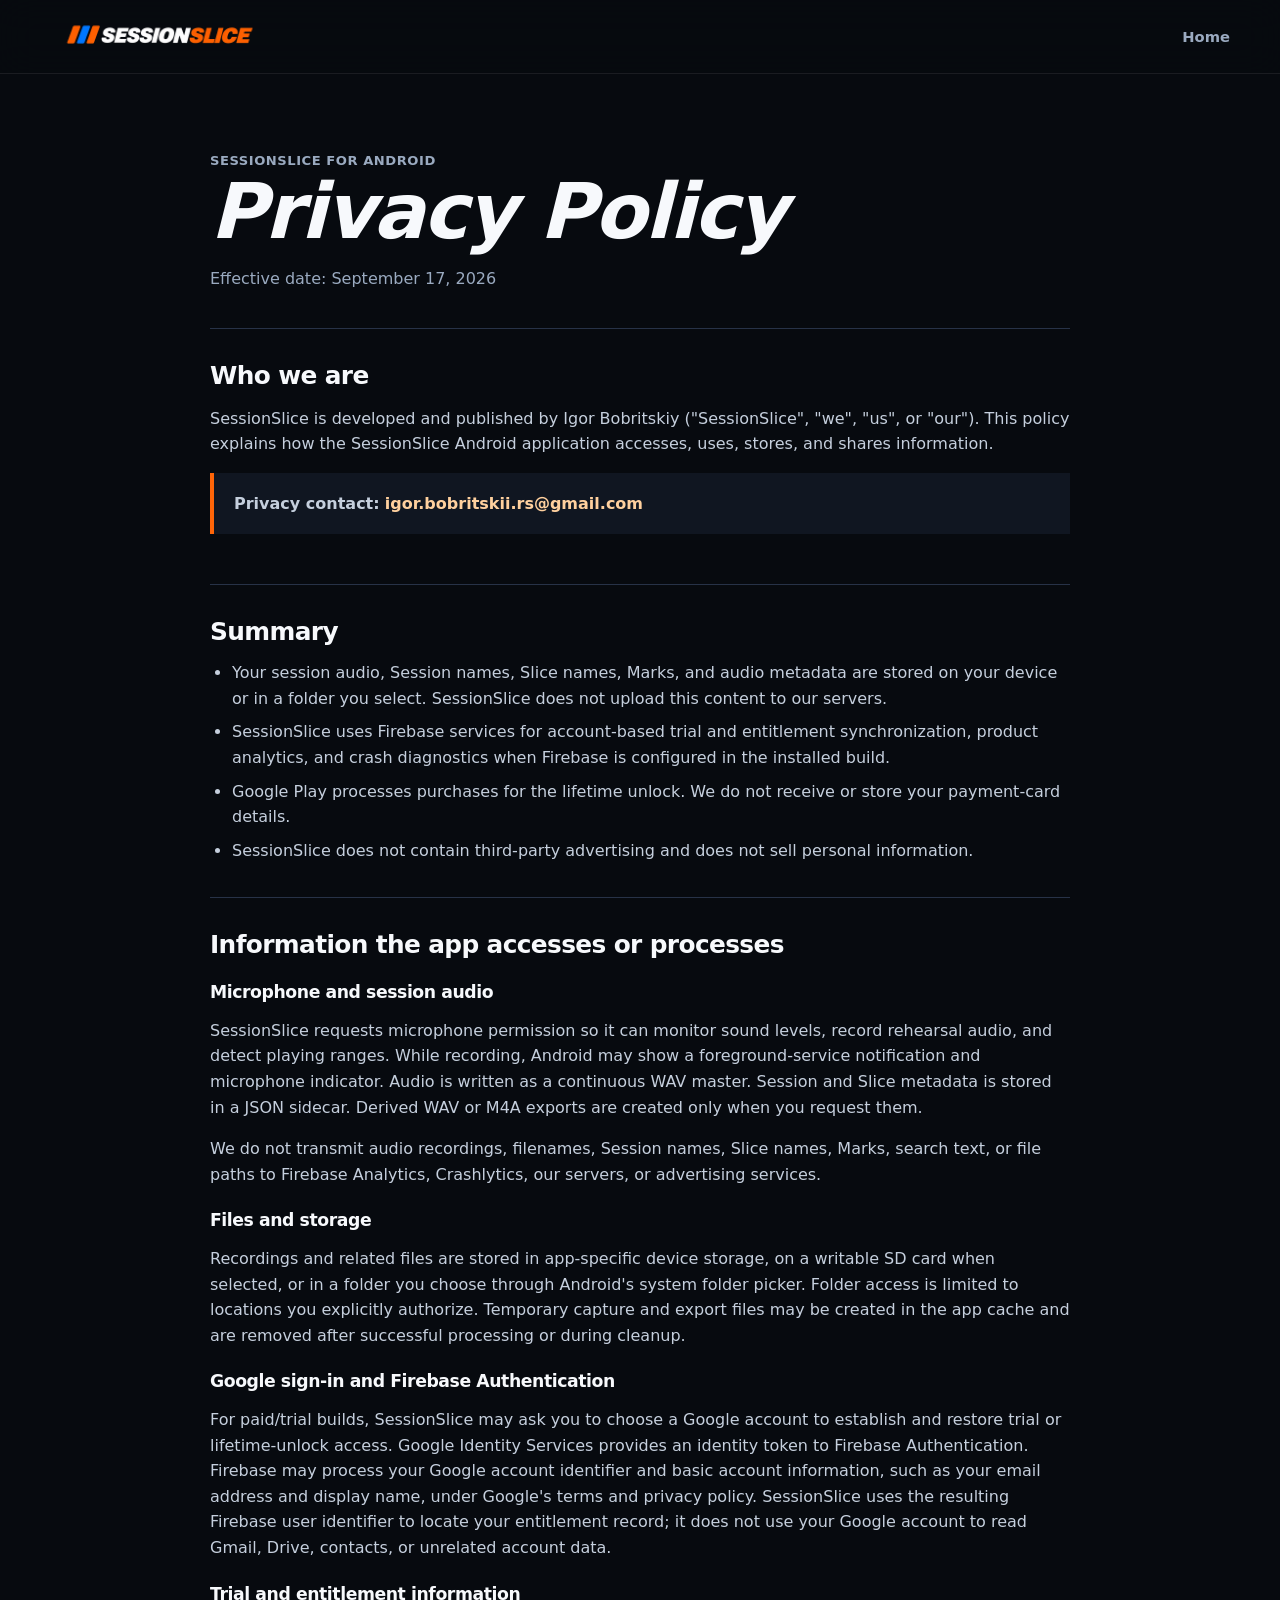
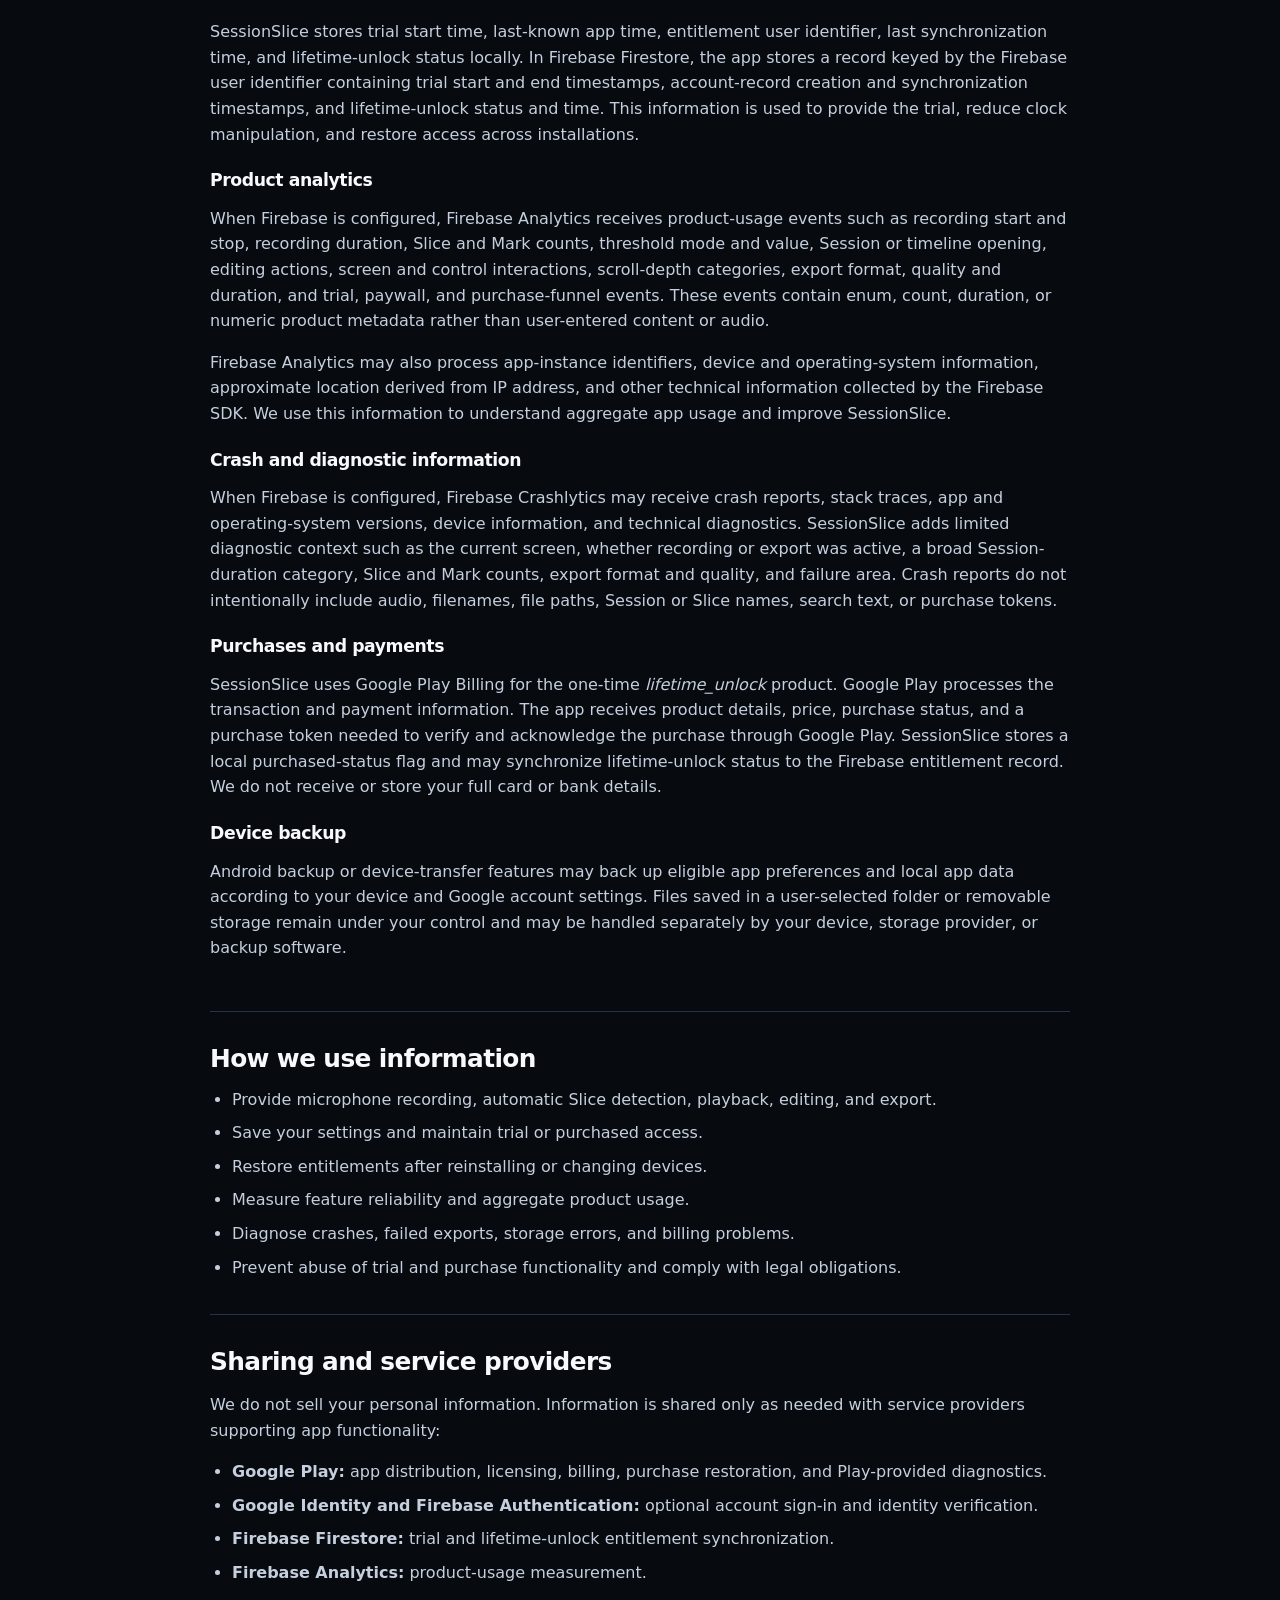
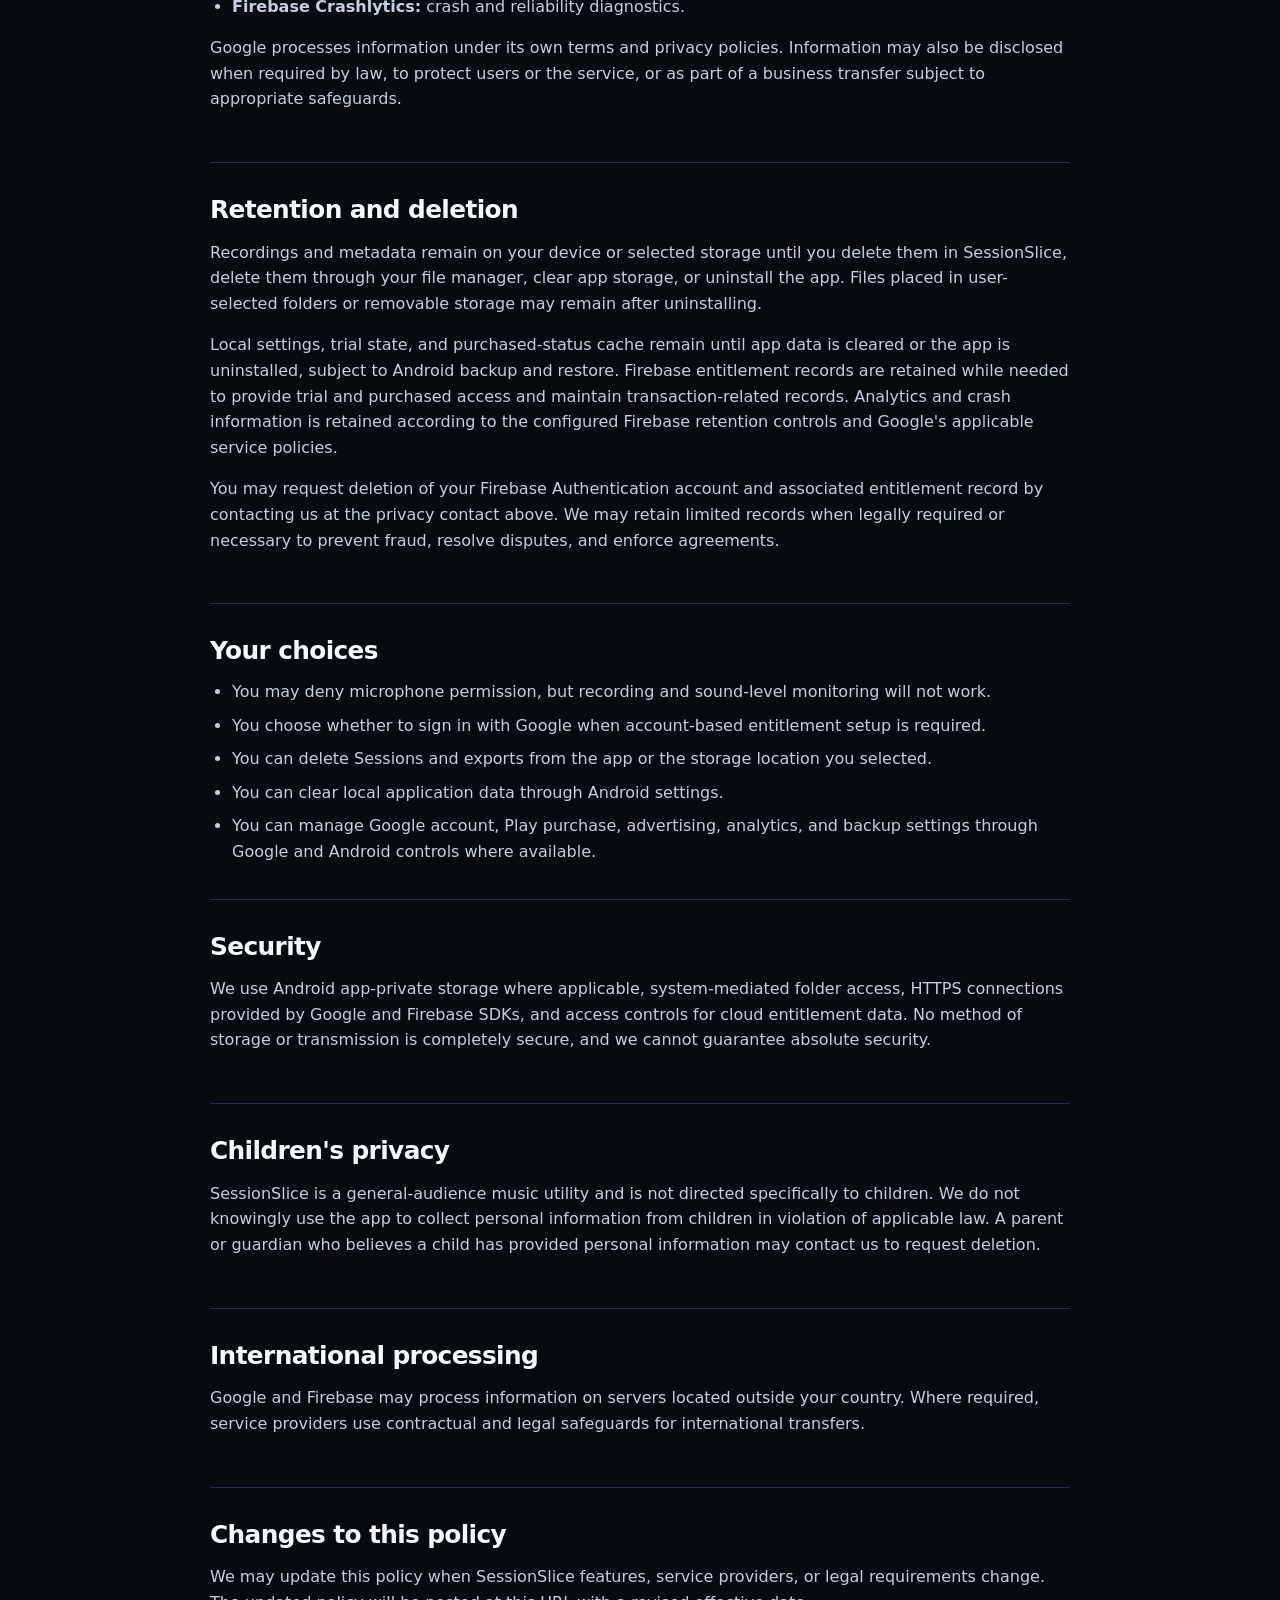
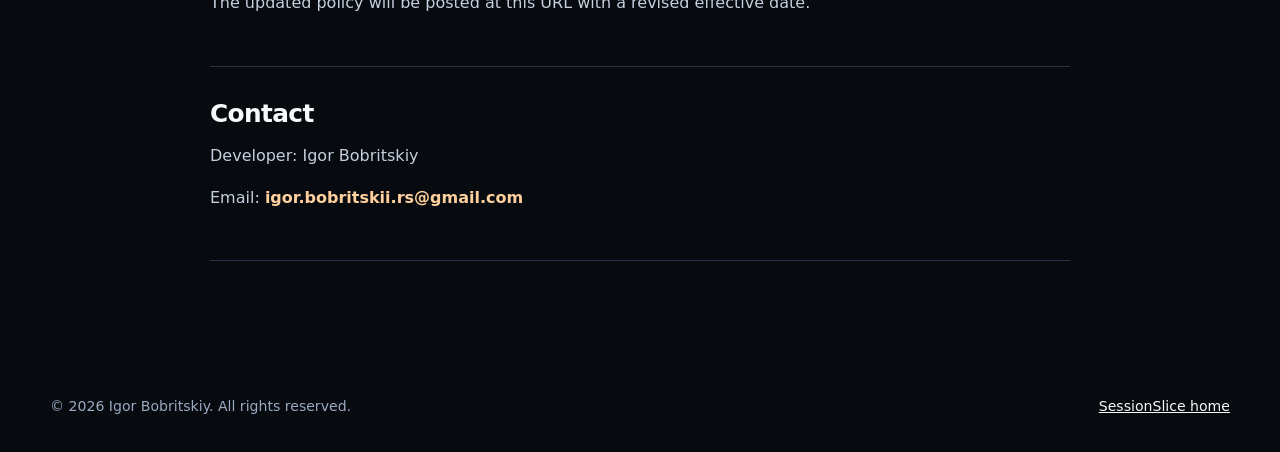
<file: sessionslice_privacy_policy.html>
<!doctype html>
<html lang="en">
<head>
  <meta charset="utf-8">
  <meta name="viewport" content="width=device-width, initial-scale=1">
  <meta name="description" content="Privacy Policy for the SessionSlice Android application.">
  <meta name="theme-color" content="#070a0f">
  <title>Privacy Policy | SessionSlice</title>
  <link rel="icon" href="assets/sessionslice-logo-mark.png" type="image/png">
  <link rel="stylesheet" href="styles.css">
</head>
<body>
  <header class="site-header">
    <nav class="nav" aria-label="Main navigation">
      <a class="brand" href="index.html" aria-label="SessionSlice home">
        <img src="assets/sessionslice-logo-dark.png" alt="SessionSlice">
      </a>
      <div class="nav-links"><a href="index.html">Home</a></div>
    </nav>
  </header>

  <main class="policy-main">
    <header>
      <p class="eyebrow">SessionSlice for Android</p>
      <h1>Privacy Policy</h1>
      <p>Effective date: September 17, 2026</p>
    </header>

    <section>
      <h2>Who we are</h2>
      <p>SessionSlice is developed and published by Igor Bobritskiy ("SessionSlice", "we", "us", or "our"). This policy explains how the SessionSlice Android application accesses, uses, stores, and shares information.</p>
      <p class="notice"><strong>Privacy contact:</strong> <span class="placeholder">igor.bobritskii.rs@gmail.com</span></p>
    </section>

    <section>
      <h2>Summary</h2>
      <ul>
        <li>Your session audio, Session names, Slice names, Marks, and audio metadata are stored on your device or in a folder you select. SessionSlice does not upload this content to our servers.</li>
        <li>SessionSlice uses Firebase services for account-based trial and entitlement synchronization, product analytics, and crash diagnostics when Firebase is configured in the installed build.</li>
        <li>Google Play processes purchases for the lifetime unlock. We do not receive or store your payment-card details.</li>
        <li>SessionSlice does not contain third-party advertising and does not sell personal information.</li>
      </ul>
    </section>

    <section>
      <h2>Information the app accesses or processes</h2>

      <h3>Microphone and session audio</h3>
      <p>SessionSlice requests microphone permission so it can monitor sound levels, record rehearsal audio, and detect playing ranges. While recording, Android may show a foreground-service notification and microphone indicator. Audio is written as a continuous WAV master. Session and Slice metadata is stored in a JSON sidecar. Derived WAV or M4A exports are created only when you request them.</p>
      <p>We do not transmit audio recordings, filenames, Session names, Slice names, Marks, search text, or file paths to Firebase Analytics, Crashlytics, our servers, or advertising services.</p>

      <h3>Files and storage</h3>
      <p>Recordings and related files are stored in app-specific device storage, on a writable SD card when selected, or in a folder you choose through Android's system folder picker. Folder access is limited to locations you explicitly authorize. Temporary capture and export files may be created in the app cache and are removed after successful processing or during cleanup.</p>

      <h3>Google sign-in and Firebase Authentication</h3>
      <p>For paid/trial builds, SessionSlice may ask you to choose a Google account to establish and restore trial or lifetime-unlock access. Google Identity Services provides an identity token to Firebase Authentication. Firebase may process your Google account identifier and basic account information, such as your email address and display name, under Google's terms and privacy policy. SessionSlice uses the resulting Firebase user identifier to locate your entitlement record; it does not use your Google account to read Gmail, Drive, contacts, or unrelated account data.</p>

      <h3>Trial and entitlement information</h3>
      <p>SessionSlice stores trial start time, last-known app time, entitlement user identifier, last synchronization time, and lifetime-unlock status locally. In Firebase Firestore, the app stores a record keyed by the Firebase user identifier containing trial start and end timestamps, account-record creation and synchronization timestamps, and lifetime-unlock status and time. This information is used to provide the trial, reduce clock manipulation, and restore access across installations.</p>

      <h3>Product analytics</h3>
      <p>When Firebase is configured, Firebase Analytics receives product-usage events such as recording start and stop, recording duration, Slice and Mark counts, threshold mode and value, Session or timeline opening, editing actions, screen and control interactions, scroll-depth categories, export format, quality and duration, and trial, paywall, and purchase-funnel events. These events contain enum, count, duration, or numeric product metadata rather than user-entered content or audio.</p>
      <p>Firebase Analytics may also process app-instance identifiers, device and operating-system information, approximate location derived from IP address, and other technical information collected by the Firebase SDK. We use this information to understand aggregate app usage and improve SessionSlice.</p>

      <h3>Crash and diagnostic information</h3>
      <p>When Firebase is configured, Firebase Crashlytics may receive crash reports, stack traces, app and operating-system versions, device information, and technical diagnostics. SessionSlice adds limited diagnostic context such as the current screen, whether recording or export was active, a broad Session-duration category, Slice and Mark counts, export format and quality, and failure area. Crash reports do not intentionally include audio, filenames, file paths, Session or Slice names, search text, or purchase tokens.</p>

      <h3>Purchases and payments</h3>
      <p>SessionSlice uses Google Play Billing for the one-time <em>lifetime_unlock</em> product. Google Play processes the transaction and payment information. The app receives product details, price, purchase status, and a purchase token needed to verify and acknowledge the purchase through Google Play. SessionSlice stores a local purchased-status flag and may synchronize lifetime-unlock status to the Firebase entitlement record. We do not receive or store your full card or bank details.</p>

      <h3>Device backup</h3>
      <p>Android backup or device-transfer features may back up eligible app preferences and local app data according to your device and Google account settings. Files saved in a user-selected folder or removable storage remain under your control and may be handled separately by your device, storage provider, or backup software.</p>
    </section>

    <section>
      <h2>How we use information</h2>
      <ul>
        <li>Provide microphone recording, automatic Slice detection, playback, editing, and export.</li>
        <li>Save your settings and maintain trial or purchased access.</li>
        <li>Restore entitlements after reinstalling or changing devices.</li>
        <li>Measure feature reliability and aggregate product usage.</li>
        <li>Diagnose crashes, failed exports, storage errors, and billing problems.</li>
        <li>Prevent abuse of trial and purchase functionality and comply with legal obligations.</li>
      </ul>
    </section>

    <section>
      <h2>Sharing and service providers</h2>
      <p>We do not sell your personal information. Information is shared only as needed with service providers supporting app functionality:</p>
      <ul>
        <li><strong>Google Play:</strong> app distribution, licensing, billing, purchase restoration, and Play-provided diagnostics.</li>
        <li><strong>Google Identity and Firebase Authentication:</strong> optional account sign-in and identity verification.</li>
        <li><strong>Firebase Firestore:</strong> trial and lifetime-unlock entitlement synchronization.</li>
        <li><strong>Firebase Analytics:</strong> product-usage measurement.</li>
        <li><strong>Firebase Crashlytics:</strong> crash and reliability diagnostics.</li>
      </ul>
      <p>Google processes information under its own terms and privacy policies. Information may also be disclosed when required by law, to protect users or the service, or as part of a business transfer subject to appropriate safeguards.</p>
    </section>

    <section>
      <h2>Retention and deletion</h2>
      <p>Recordings and metadata remain on your device or selected storage until you delete them in SessionSlice, delete them through your file manager, clear app storage, or uninstall the app. Files placed in user-selected folders or removable storage may remain after uninstalling.</p>
      <p>Local settings, trial state, and purchased-status cache remain until app data is cleared or the app is uninstalled, subject to Android backup and restore. Firebase entitlement records are retained while needed to provide trial and purchased access and maintain transaction-related records. Analytics and crash information is retained according to the configured Firebase retention controls and Google's applicable service policies.</p>
      <p>You may request deletion of your Firebase Authentication account and associated entitlement record by contacting us at the privacy contact above. We may retain limited records when legally required or necessary to prevent fraud, resolve disputes, and enforce agreements.</p>
    </section>

    <section>
      <h2>Your choices</h2>
      <ul>
        <li>You may deny microphone permission, but recording and sound-level monitoring will not work.</li>
        <li>You choose whether to sign in with Google when account-based entitlement setup is required.</li>
        <li>You can delete Sessions and exports from the app or the storage location you selected.</li>
        <li>You can clear local application data through Android settings.</li>
        <li>You can manage Google account, Play purchase, advertising, analytics, and backup settings through Google and Android controls where available.</li>
      </ul>
    </section>

    <section>
      <h2>Security</h2>
      <p>We use Android app-private storage where applicable, system-mediated folder access, HTTPS connections provided by Google and Firebase SDKs, and access controls for cloud entitlement data. No method of storage or transmission is completely secure, and we cannot guarantee absolute security.</p>
    </section>

    <section>
      <h2>Children's privacy</h2>
      <p>SessionSlice is a general-audience music utility and is not directed specifically to children. We do not knowingly use the app to collect personal information from children in violation of applicable law. A parent or guardian who believes a child has provided personal information may contact us to request deletion.</p>
    </section>

    <section>
      <h2>International processing</h2>
      <p>Google and Firebase may process information on servers located outside your country. Where required, service providers use contractual and legal safeguards for international transfers.</p>
    </section>

    <section>
      <h2>Changes to this policy</h2>
      <p>We may update this policy when SessionSlice features, service providers, or legal requirements change. The updated policy will be posted at this URL with a revised effective date.</p>
    </section>

    <section>
      <h2>Contact</h2>
      <p>Developer: Igor Bobritskiy</p>
      <p>Email: <span class="placeholder">igor.bobritskii.rs@gmail.com</span></p>
    </section>
  </main>

  <footer class="site-footer">
    <span>&copy; 2026 Igor Bobritskiy. All rights reserved.</span>
    <span><a href="index.html">SessionSlice home</a></span>
  </footer>
</body>
</html>
</file>
<file: styles.css>
:root {
  color-scheme: dark;
  --bg: #070a0f;
  --surface: #101621;
  --surface-2: #151d2a;
  --line: #273247;
  --text: #f7f9fc;
  --muted: #9aaac0;
  --orange: #ff6508;
  --orange-soft: #ff9b3d;
  --blue: #087cff;
  --green: #28c98b;
  --max: 1180px;
}

* { box-sizing: border-box; }
html { scroll-behavior: smooth; }
body { margin: 0; overflow-x: hidden; background: var(--bg); color: var(--text); font-family: Inter, ui-sans-serif, system-ui, -apple-system, BlinkMacSystemFont, "Segoe UI", sans-serif; line-height: 1.6; }
a { color: inherit; }
img { display: block; max-width: 100%; }
code { color: #c7d8f2; font-size: .9em; }

.site-header { position: sticky; top: 0; z-index: 20; border-bottom: 1px solid rgba(255,255,255,.08); background: rgba(7,10,15,.9); backdrop-filter: blur(18px); }
.nav { width: min(calc(100% - 32px), var(--max)); min-height: 68px; margin: 0 auto; display: flex; align-items: center; justify-content: space-between; gap: 24px; }
.brand img { width: 220px; height: auto; }
.nav-links { display: flex; align-items: center; gap: 24px; }
.nav-links a { color: var(--muted); text-decoration: none; font-size: .92rem; font-weight: 650; }
.nav-links a:hover, .nav-links a:focus-visible { color: var(--text); }

.hero { position: relative; min-height: calc(100vh - 68px); overflow: hidden; border-bottom: 1px solid var(--line); }
.hero::before { content: ""; position: absolute; inset: 0; background: linear-gradient(90deg, rgba(7,10,15,.99) 0%, rgba(7,10,15,.92) 47%, rgba(7,10,15,.34) 76%, rgba(7,10,15,.78) 100%), url("assets/sessionslice-record-1-6-7.png") center right 7% / auto 112% no-repeat; }
.hero::after { content: ""; position: absolute; inset: auto 0 0; height: 35%; background: linear-gradient(0deg, var(--bg), transparent); pointer-events: none; }
.hero-inner { position: relative; z-index: 1; width: min(calc(100% - 32px), var(--max)); min-height: calc(100vh - 68px); margin: 0 auto; display: flex; align-items: center; padding: 64px 0 116px; }
.hero-copy { width: min(720px, 67%); min-width: 0; }
.eyebrow { margin: 0 0 14px; color: var(--orange-soft); font-size: .82rem; font-weight: 800; letter-spacing: .04em; text-transform: uppercase; }
h1, h2, h3 { margin-top: 0; line-height: 1.08; letter-spacing: -.025em; }
h1 { margin-bottom: 22px; font-size: clamp(2.9rem, 6.4vw, 6.2rem); font-style: italic; }
h1 span { color: var(--orange); }
.hero-copy > p:not(.eyebrow):not(.trial-note) { max-width: 650px; margin: 0 0 30px; color: #c7d1df; font-size: clamp(1.05rem, 2vw, 1.28rem); }
.trial-note { max-width: 610px; margin: 24px 0 0; color: var(--muted); font-size: .96rem; }
.trial-note strong { color: var(--text); }

.actions { display: flex; flex-wrap: wrap; gap: 12px; }
.button { min-height: 48px; display: inline-flex; align-items: center; justify-content: center; gap: 10px; padding: 0 22px; border: 1px solid var(--line); border-radius: 6px; background: var(--surface-2); color: var(--text); text-decoration: none; font-weight: 780; transition: transform .18s ease, filter .18s ease; }
.button.primary { border-color: var(--orange); background: var(--orange); color: #101010; }
.button:hover, .button:focus-visible { transform: translateY(-1px); filter: brightness(1.08); }
.hero-foot { position: absolute; z-index: 2; left: 50%; bottom: 24px; width: min(calc(100% - 32px), var(--max)); transform: translateX(-50%); display: flex; gap: 30px; color: var(--muted); font-size: .84rem; font-weight: 700; text-transform: uppercase; }
.hero-foot span::before { content: ""; display: inline-block; width: 7px; height: 7px; margin-right: 9px; border-radius: 50%; background: var(--green); }

.band { border-bottom: 1px solid var(--line); }
.band.alt { background: #0b1018; }
.section { width: min(calc(100% - 32px), var(--max)); margin: 0 auto; padding: 96px 0; }
.section-heading { max-width: 760px; margin-bottom: 44px; }
.section-heading h2, .trial-layout h2 { margin-bottom: 14px; font-size: clamp(2rem, 4vw, 3.6rem); }
.section-heading p, .trial-layout p { margin: 0; color: var(--muted); font-size: 1.08rem; }
.feature-grid { display: grid; grid-template-columns: repeat(3, 1fr); gap: 1px; border: 1px solid var(--line); background: var(--line); }
.feature { min-height: 240px; padding: 30px; background: var(--surface); }
.feature .number { color: var(--orange); font: 800 .82rem ui-monospace, SFMono-Regular, Consolas, monospace; }
.feature h3 { margin: 42px 0 10px; font-size: 1.35rem; }
.feature p { margin: 0; color: var(--muted); }

.trial-band { background: radial-gradient(circle at 84% 40%, rgba(8,124,255,.2), transparent 32%), linear-gradient(120deg, #111a29, #0a0e15 62%); }
.trial-layout { display: grid; grid-template-columns: minmax(0, 1fr) minmax(420px, .85fr); gap: 70px; align-items: center; }
.trial-layout > div:first-child { max-width: 640px; }
.access-facts { display: grid; gap: 1px; border: 1px solid var(--line); background: var(--line); }
.access-facts div { display: flex; align-items: baseline; justify-content: space-between; gap: 18px; padding: 23px 26px; background: rgba(16,22,33,.92); }
.access-facts strong { color: var(--orange-soft); font-size: 1.35rem; }
.access-facts span { color: var(--muted); text-align: right; }

.screens { display: grid; grid-template-columns: repeat(3, minmax(0,1fr)); gap: 26px; align-items: start; }
.screen { margin: 0; }
.screen img { width: 100%; border: 1px solid var(--line); border-radius: 18px; box-shadow: 0 24px 60px rgba(0,0,0,.42); }
.screen figcaption { display: grid; gap: 3px; margin-top: 16px; color: var(--muted); font-size: .9rem; text-align: center; }
.screen figcaption strong { color: var(--text); font-size: 1rem; }

.download-heading { margin-bottom: 38px; }
.test-steps { display: grid; grid-template-columns: repeat(3, minmax(0,1fr)); gap: 18px; margin: 0; padding: 0; list-style: none; }
.test-steps li { min-height: 320px; padding: 28px; border: 1px solid var(--line); border-radius: 8px; background: var(--surface); }
.step-number { width: 42px; height: 42px; display: grid; place-items: center; margin-bottom: 46px; border-radius: 50%; background: var(--orange); color: #111; font-weight: 900; }
.test-steps h3 { margin-bottom: 10px; font-size: 1.4rem; }
.test-steps p { margin: 0 0 24px; color: var(--muted); }
.test-steps .actions { gap: 9px; }
.test-steps .button { min-height: 44px; padding: 0 16px; font-size: .9rem; }
.compatibility { margin: 22px 0 0; color: var(--muted); font-size: .9rem; }

.site-footer { width: min(calc(100% - 32px), var(--max)); margin: 0 auto; padding: 34px 0; display: flex; justify-content: space-between; gap: 24px; color: var(--muted); font-size: .88rem; }
.site-footer a { color: var(--text); }
.policy-main { width: min(calc(100% - 32px), 860px); margin: 0 auto; padding: 76px 0 100px; }
.policy-main header { padding-bottom: 36px; border-bottom: 1px solid var(--line); }
.policy-main h1 { margin: 0 0 12px; font-size: clamp(2.4rem, 6vw, 4.8rem); }
.policy-main header p { margin: 0; color: var(--muted); }
.policy-main section { padding: 34px 0; border-bottom: 1px solid var(--line); }
.policy-main h2 { margin-bottom: 14px; font-size: 1.55rem; }
.policy-main h3 { margin: 24px 0 8px; font-size: 1.08rem; }
.policy-main p, .policy-main li { color: #c5cfdd; }
.policy-main ul { margin: 12px 0 0; padding-left: 22px; }
.policy-main li + li { margin-top: 8px; }
.notice { padding: 18px 20px; border-left: 4px solid var(--orange); background: var(--surface); }
.placeholder { color: #ffd09e; font-weight: 800; }

@media (max-width: 900px) {
  .nav-links a:not(:last-child) { display: none; }
  .brand img { width: 180px; }
  .hero::before { background: linear-gradient(0deg, rgba(7,10,15,.99) 8%, rgba(7,10,15,.86) 60%, rgba(7,10,15,.38) 100%), url("assets/sessionslice-record-1-6-7.png") top center / auto 81% no-repeat; opacity: .87; }
  .hero-inner { align-items: flex-end; padding-bottom: 142px; }
  .hero-copy { width: 100%; }
  .feature-grid { grid-template-columns: repeat(2, 1fr); }
  .trial-layout { grid-template-columns: 1fr; gap: 40px; }
  .test-steps { grid-template-columns: 1fr; }
  .test-steps li { min-height: 0; }
  .step-number { margin-bottom: 28px; }
}

@media (max-width: 680px) {
  h1 { font-size: clamp(2.2rem, 11vw, 3.4rem); }
  .hero-foot { left: 16px; right: 16px; width: auto; transform: none; display: grid; grid-template-columns: repeat(3, minmax(0, 1fr)); gap: 4px; font-size: .5rem; text-align: center; }
  .hero-foot span::before { width: 5px; height: 5px; margin-right: 4px; }
  .section { padding: 72px 0; }
  .feature-grid, .screens { grid-template-columns: 1fr; }
  .feature { min-height: 190px; }
  .feature h3 { margin-top: 28px; }
  .screens { width: min(100%, 390px); margin: 0 auto; }
  .access-facts div { align-items: flex-start; flex-direction: column; gap: 2px; }
  .access-facts span { text-align: left; }
  .site-footer { flex-direction: column; }
}

@media (prefers-reduced-motion: reduce) {
  html { scroll-behavior: auto; }
  *, *::before, *::after { transition: none !important; }
}
</file>
